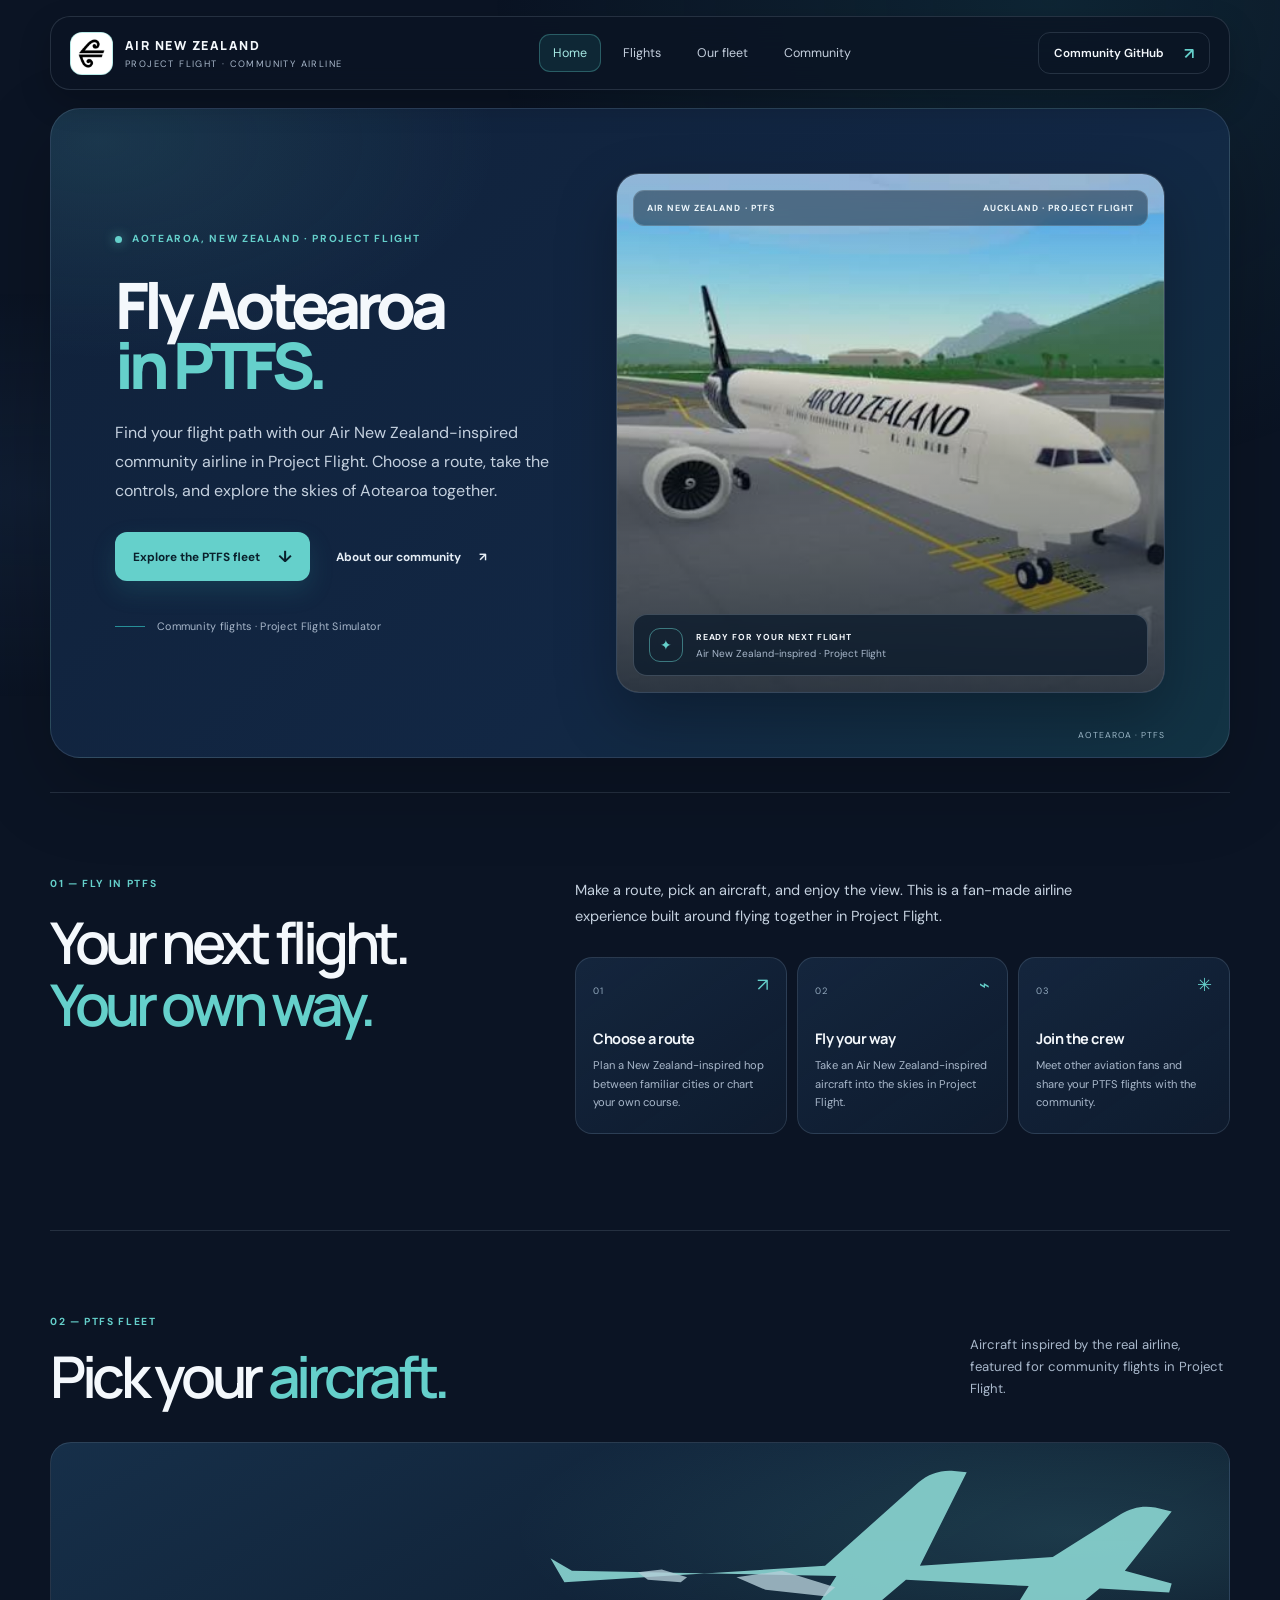
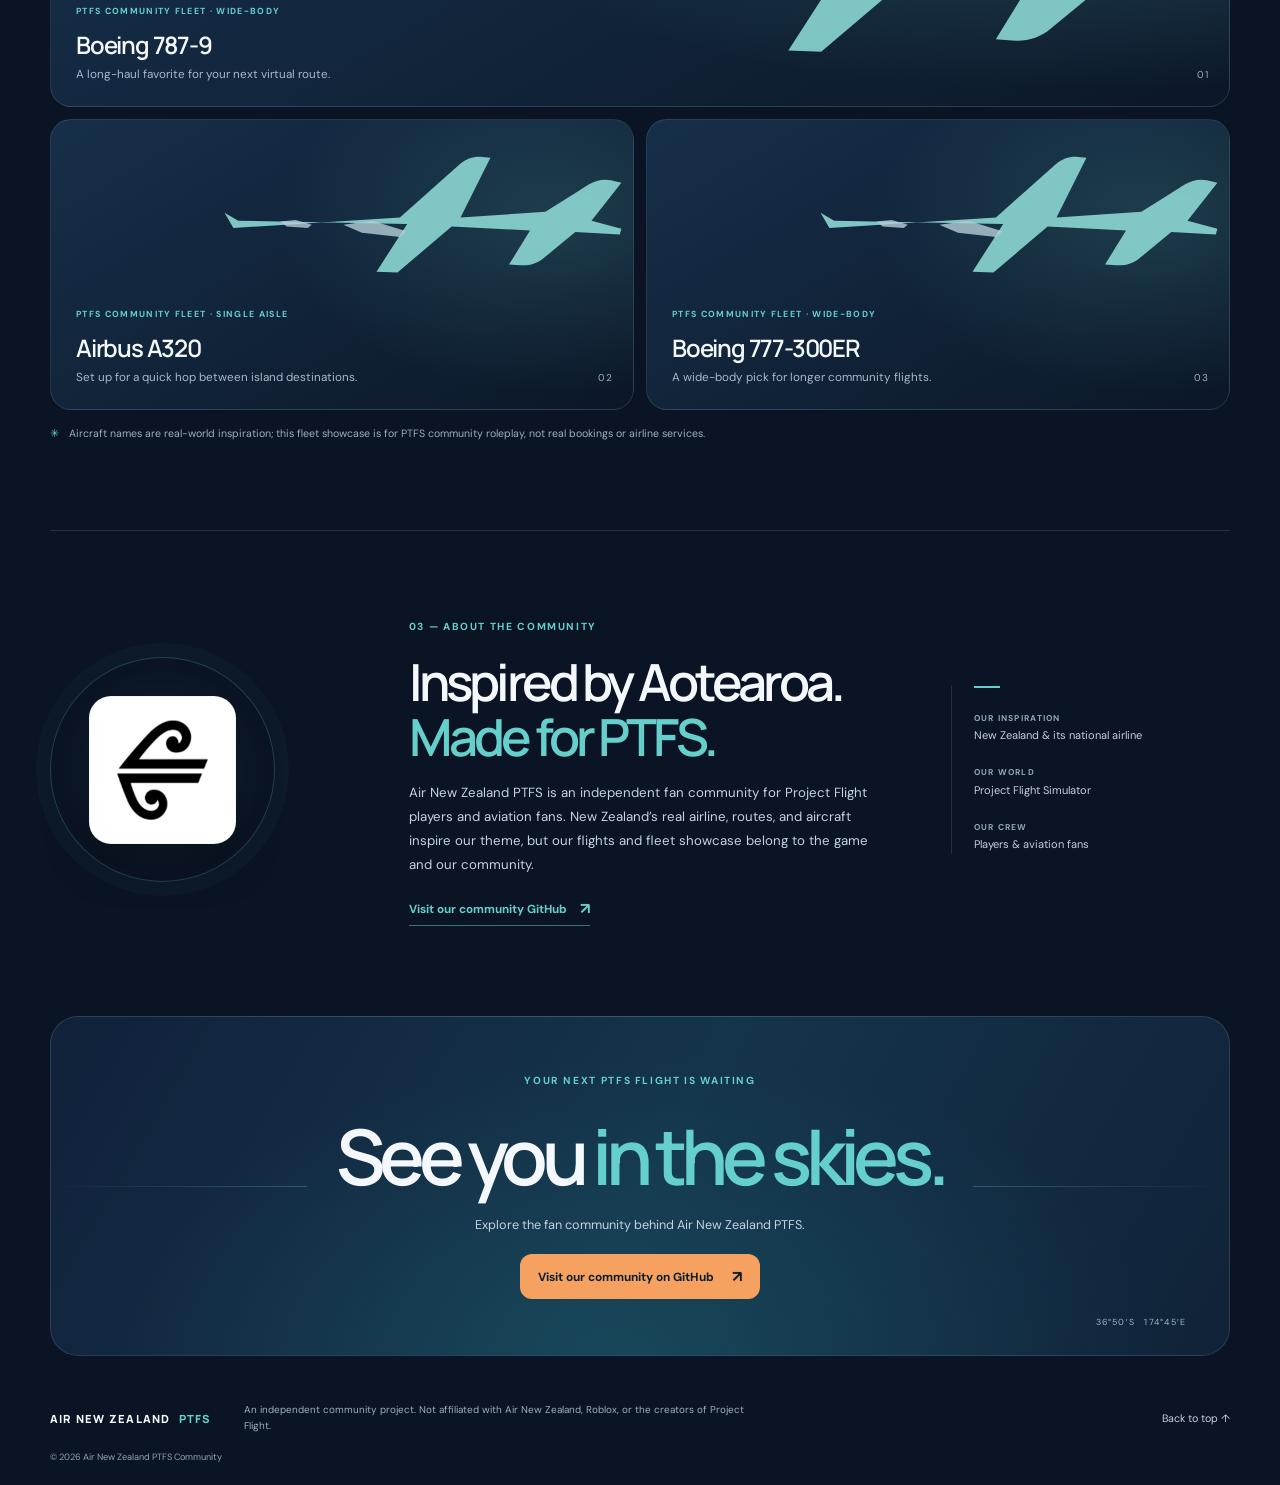
<file: index.html>
<!doctype html>
<html lang="en">
  <head>
    <meta charset="UTF-8" />
    <meta name="viewport" content="width=device-width, initial-scale=1" />
    <meta name="theme-color" content="#0b1424" />
    <meta
      name="description"
      content="Fly New Zealand-inspired routes with Air New Zealand PTFS, an independent fan community in Project Flight."
    />
    <meta property="og:type" content="website" />
    <meta property="og:url" content="https://airnewzealandptfs.github.io/" />
    <meta property="og:title" content="Air New Zealand PTFS" />
    <meta
      property="og:description"
      content="An independent fan community bringing New Zealand-inspired flights to Project Flight."
    />
    <link rel="canonical" href="https://airnewzealandptfs.github.io/" />
    <link rel="icon" type="image/jpeg" href="koru-logo.jpeg" sizes="512x512" />
    <link rel="apple-touch-icon" href="koru-logo.jpeg" />
    <link rel="preconnect" href="https://fonts.googleapis.com" />
    <link rel="preconnect" href="https://fonts.gstatic.com" crossorigin />
    <link
      href="https://fonts.googleapis.com/css2?family=DM+Sans:wght@400;500;600;700&family=Manrope:wght@400;500;600;700;800&display=swap"
      rel="stylesheet"
    />
    <link rel="stylesheet" href="styles.css" />
    <title>Air New Zealand PTFS — Fly Aotearoa</title>
  </head>
  <body>
    <a class="skip-link" href="#main">Skip to content</a>
    <header class="site-header">
      <a class="brand" href="#home" aria-label="Air New Zealand PTFS home">
        <img class="brand-mark" src="koru-logo.jpeg" alt="" />
        <span class="brand-type">
          <strong>AIR NEW ZEALAND</strong>
          <small>PROJECT FLIGHT · COMMUNITY AIRLINE</small>
        </span>
      </a>

      <nav class="desktop-nav" aria-label="Main navigation">
        <a class="active" href="#home">Home</a>
        <a href="#experience">Flights</a>
        <a href="#fleet">Our fleet</a>
        <a href="#about">Community</a>
      </nav>

      <a class="header-cta" href="https://github.com/airnewzealandptfs" target="_blank" rel="noreferrer">
        <span>Community GitHub</span>
        <span aria-hidden="true">↗</span>
      </a>

      <details class="mobile-nav">
        <summary aria-label="Open navigation menu"><span></span><span></span></summary>
        <nav aria-label="Mobile navigation">
          <a href="#home">Home</a>
          <a href="#experience">Flights</a>
          <a href="#fleet">Our fleet</a>
          <a href="#about">Community</a>
          <a href="https://github.com/airnewzealandptfs" target="_blank" rel="noreferrer">Community GitHub ↗</a>
        </nav>
      </details>
    </header>

    <main id="main">
      <section class="hero" id="home" aria-labelledby="hero-title">
        <div class="hero-copy">
          <div class="eyebrow"><span class="status-dot"></span> Aotearoa, New Zealand · Project Flight</div>
          <h1 id="hero-title">Fly Aotearoa<br /><em>in PTFS.</em></h1>
          <p>
            Find your flight path with our Air New Zealand-inspired community
            airline in Project Flight. Choose a route, take the controls, and
            explore the skies of Aotearoa together.
          </p>
          <div class="hero-actions">
            <a class="button button-primary" href="#fleet">Explore the PTFS fleet <span aria-hidden="true">↓</span></a>
            <a class="button button-quiet" href="https://github.com/airnewzealandptfs" target="_blank" rel="noreferrer">
              About our community <span aria-hidden="true">↗</span>
            </a>
          </div>
          <div class="hero-footnote">
            <span class="footnote-rule"></span>
            <span>Community flights · Project Flight Simulator</span>
          </div>
        </div>

        <div class="hero-art">
          <img
            class="hero-photo"
            src="ptfs-air-new-zealand.jpg"
            alt="Air New Zealand-inspired passenger aircraft parked at an airport in Project Flight Simulator"
          />
          <div class="art-topline">
            <span>AIR NEW ZEALAND · PTFS</span>
            <span>AUCKLAND · PROJECT FLIGHT</span>
          </div>
          <div class="art-caption">
            <span class="caption-icon" aria-hidden="true">✦</span>
            <span><strong>READY FOR YOUR NEXT FLIGHT</strong><small>Air New Zealand-inspired · Project Flight</small></span>
          </div>
        </div>
        <div class="hero-index" aria-hidden="true">AOTEAROA · PTFS</div>
      </section>

      <section class="experience section-pad" id="experience" aria-labelledby="experience-title">
        <div class="section-intro">
          <span class="eyebrow">01 — FLY IN PTFS</span>
          <h2 id="experience-title">Your next flight.<br /><em>Your own way.</em></h2>
        </div>
        <div class="experience-content">
          <p class="section-lead">
            Make a route, pick an aircraft, and enjoy the view. This is a fan-made
            airline experience built around flying together in Project Flight.
          </p>
          <div class="experience-grid">
            <article class="experience-card">
              <span class="card-number">01</span>
              <span class="card-icon" aria-hidden="true">↗</span>
              <h3>Choose a route</h3>
              <p>Plan a New Zealand-inspired hop between familiar cities or chart your own course.</p>
            </article>
            <article class="experience-card">
              <span class="card-number">02</span>
              <span class="card-icon" aria-hidden="true">⌁</span>
              <h3>Fly your way</h3>
              <p>Take an Air New Zealand-inspired aircraft into the skies in Project Flight.</p>
            </article>
            <article class="experience-card">
              <span class="card-number">03</span>
              <span class="card-icon" aria-hidden="true">✳</span>
              <h3>Join the crew</h3>
              <p>Meet other aviation fans and share your PTFS flights with the community.</p>
            </article>
          </div>
        </div>
      </section>

      <section class="fleet-section section-pad" id="fleet" aria-labelledby="fleet-title">
        <div class="fleet-heading">
          <div>
            <span class="eyebrow">02 — PTFS FLEET</span>
            <h2 id="fleet-title">Pick your <em>aircraft.</em></h2>
          </div>
          <p>Aircraft inspired by the real airline, featured for community flights in Project Flight.</p>
        </div>
        <div class="fleet-grid">
          <article class="fleet-card fleet-card-wide">
            <div class="aircraft-art" aria-hidden="true">
              <svg viewBox="0 0 540 190" fill="none">
                <path d="M24 99 230 86l74-66c8-7 18-10 28-9l10 1-37 74 105-7 54-34c8-5 18-7 27-5l13 3-37 47 37 10-2 7-55-3-39 32c-8 7-19 10-30 9l-13-1 26-42-97-5-67 57-26-1 38-59-209-4-17-10Z" fill="currentColor" />
                <path d="m160 95 36-5 42 13-8 7-47-5-23-10Z" fill="#cbe5ee" opacity=".8" />
                <path d="m82 91 19-2 20 6-5 4-26-2-8-6Z" fill="#cbe5ee" opacity=".8" />
              </svg>
            </div>
            <div class="fleet-card-info">
              <span class="fleet-type">PTFS COMMUNITY FLEET · WIDE-BODY</span>
              <h3>Boeing 787-9</h3>
              <p>A long-haul favorite for your next virtual route.</p>
            </div>
            <span class="fleet-card-index">01</span>
          </article>
          <article class="fleet-card">
            <div class="aircraft-art aircraft-art-small" aria-hidden="true">
              <svg viewBox="0 0 540 190" fill="none">
                <path d="M24 99 230 86l74-66c8-7 18-10 28-9l10 1-37 74 105-7 54-34c8-5 18-7 27-5l13 3-37 47 37 10-2 7-55-3-39 32c-8 7-19 10-30 9l-13-1 26-42-97-5-67 57-26-1 38-59-209-4-17-10Z" fill="currentColor" />
                <path d="m160 95 36-5 42 13-8 7-47-5-23-10Z" fill="#cbe5ee" opacity=".8" />
                <path d="m82 91 19-2 20 6-5 4-26-2-8-6Z" fill="#cbe5ee" opacity=".8" />
              </svg>
            </div>
            <div class="fleet-card-info">
              <span class="fleet-type">PTFS COMMUNITY FLEET · SINGLE AISLE</span>
              <h3>Airbus A320</h3>
              <p>Set up for a quick hop between island destinations.</p>
            </div>
            <span class="fleet-card-index">02</span>
          </article>
          <article class="fleet-card">
            <div class="aircraft-art aircraft-art-small" aria-hidden="true">
              <svg viewBox="0 0 540 190" fill="none">
                <path d="M24 99 230 86l74-66c8-7 18-10 28-9l10 1-37 74 105-7 54-34c8-5 18-7 27-5l13 3-37 47 37 10-2 7-55-3-39 32c-8 7-19 10-30 9l-13-1 26-42-97-5-67 57-26-1 38-59-209-4-17-10Z" fill="currentColor" />
                <path d="m160 95 36-5 42 13-8 7-47-5-23-10Z" fill="#cbe5ee" opacity=".8" />
                <path d="m82 91 19-2 20 6-5 4-26-2-8-6Z" fill="#cbe5ee" opacity=".8" />
              </svg>
            </div>
            <div class="fleet-card-info">
              <span class="fleet-type">PTFS COMMUNITY FLEET · WIDE-BODY</span>
              <h3>Boeing 777-300ER</h3>
              <p>A wide-body pick for longer community flights.</p>
            </div>
            <span class="fleet-card-index">03</span>
          </article>
        </div>
        <p class="fleet-note"><span aria-hidden="true">✳</span> Aircraft names are real-world inspiration; this fleet showcase is for PTFS community roleplay, not real bookings or airline services.</p>
      </section>

      <section class="about-section section-pad" id="about" aria-labelledby="about-title">
        <div class="about-mark" aria-hidden="true">
          <img class="about-logo" src="koru-logo.jpeg" alt="" />
        </div>
        <div class="about-copy">
          <span class="eyebrow">03 — ABOUT THE COMMUNITY</span>
          <h2 id="about-title">Inspired by Aotearoa.<br /><em>Made for PTFS.</em></h2>
          <p>
            Air New Zealand PTFS is an independent fan community for Project
            Flight players and aviation fans. New Zealand’s real airline, routes,
            and aircraft inspire our theme, but our flights and fleet showcase
            belong to the game and our community.
          </p>
          <a class="text-link" href="https://github.com/airnewzealandptfs" target="_blank" rel="noreferrer">
            Visit our community GitHub <span aria-hidden="true">↗</span>
          </a>
        </div>
        <div class="about-aside">
          <span class="aside-rule"></span>
          <p><strong>OUR INSPIRATION</strong><br />New Zealand &amp; its national airline</p>
          <p><strong>OUR WORLD</strong><br />Project Flight Simulator</p>
          <p><strong>OUR CREW</strong><br />Players &amp; aviation fans</p>
        </div>
      </section>

      <section class="final-callout" aria-label="Join the journey">
        <span class="eyebrow">YOUR NEXT PTFS FLIGHT IS WAITING</span>
        <h2>See you <em>in the skies.</em></h2>
        <p>Explore the fan community behind Air New Zealand PTFS.</p>
        <a class="button button-light" href="https://github.com/airnewzealandptfs" target="_blank" rel="noreferrer">
          Visit our community on GitHub <span aria-hidden="true">↗</span>
        </a>
        <span class="callout-coordinate" aria-hidden="true">36°50′S &nbsp; 174°45′E</span>
      </section>
    </main>

    <footer class="site-footer">
      <a class="footer-brand" href="#home">AIR NEW ZEALAND <span>PTFS</span></a>
      <p>An independent community project. Not affiliated with Air New Zealand, Roblox, or the creators of Project Flight.</p>
      <a class="back-to-top" href="#home">Back to top ↑</a>
      <small>© 2026 Air New Zealand PTFS Community</small>
    </footer>
  </body>
</html>
</file>
<file: styles.css>
:root {
  color-scheme: dark;
  --night: #0b1424;
  --night-soft: #101e32;
  --panel: #14243a;
  --text: #f4f8fc;
  --muted: #a9b8cb;
  --koru: #65d0cb;
  --koru-dark: #278f98;
  --signal: #f6a15f;
  --line: rgba(197, 216, 236, .14);
  --display: "Manrope", sans-serif;
  --body: "DM Sans", sans-serif;
}

* { box-sizing: border-box; }
html { scroll-behavior: smooth; scroll-padding-top: 90px; }
body {
  margin: 0;
  color: var(--text);
  background: var(--night);
  font-family: var(--body);
  -webkit-font-smoothing: antialiased;
}
body::before {
  position: fixed;
  z-index: -1;
  inset: 0;
  background:
    radial-gradient(ellipse at 82% 0%, rgba(37, 143, 152, .14), transparent 35rem),
    radial-gradient(ellipse at 3% 55%, rgba(49, 91, 145, .14), transparent 32rem);
  content: "";
  pointer-events: none;
}
a { color: inherit; text-decoration: none; }
button, a { -webkit-tap-highlight-color: transparent; }
a:focus-visible, summary:focus-visible { outline: 2px solid var(--koru); outline-offset: 5px; }
::selection { color: var(--night); background: var(--koru); }

.skip-link {
  position: fixed;
  z-index: 20;
  top: 12px;
  left: 12px;
  padding: 10px 14px;
  transform: translateY(-160%);
  border-radius: 6px;
  color: var(--night);
  background: var(--koru);
  font-size: .85rem;
  font-weight: 700;
}
.skip-link:focus { transform: translateY(0); }
.site-header {
  position: sticky;
  top: 12px;
  z-index: 5;
  display: flex;
  width: min(1180px, calc(100% - 52px));
  height: 74px;
  align-items: center;
  justify-content: space-between;
  margin: 16px auto 18px;
  padding: 0 19px;
  border: 1px solid var(--line);
  border-radius: 20px;
  background: rgba(11, 20, 36, .86);
  box-shadow: 0 12px 32px rgba(0, 0, 0, .2);
  backdrop-filter: blur(18px);
}
.brand { display: flex; align-items: center; gap: 12px; }
.brand-mark { display: block; width: 43px; height: 43px; flex: 0 0 auto; border: 1px solid rgba(101, 208, 203, .45); border-radius: 12px; background: #fff; object-fit: cover; }
.brand-type { display: grid; gap: 4px; }
.brand-type strong { font-family: var(--display); font-size: .78rem; font-weight: 800; letter-spacing: .12em; }
.brand-type small { color: var(--muted); font-size: .58rem; letter-spacing: .15em; }
.desktop-nav { display: flex; align-items: center; gap: 8px; margin-left: 24px; }
.desktop-nav a, .mobile-nav nav a { color: #c4cfdd; font-size: .78rem; transition: color .2s ease; }
.desktop-nav a:hover, .mobile-nav nav a:hover { color: var(--koru); }
.desktop-nav a { padding: 10px 13px; border: 1px solid transparent; border-radius: 11px; }
.desktop-nav a.active { border-color: rgba(101, 208, 203, .32); color: #a5e8e3; background: rgba(39, 143, 152, .16); }
.header-cta {
  display: inline-flex;
  min-height: 42px;
  align-items: center;
  gap: 20px;
  padding: 0 15px;
  border: 1px solid var(--line);
  border-radius: 12px;
  color: var(--text);
  font-size: .73rem;
  font-weight: 600;
  transition: border-color .2s ease, color .2s ease;
}
.header-cta:hover { border-color: var(--koru); color: var(--koru); }
.header-cta span:last-child { color: var(--koru); font-size: 1rem; }
.mobile-nav { display: none; }

.hero {
  position: relative;
  display: grid;
  grid-template-columns: minmax(0, .9fr) minmax(0, 1.1fr);
  gap: clamp(28px, 4vw, 58px);
  width: min(1180px, calc(100% - 52px));
  min-height: min(650px, calc(100vh - 126px));
  align-items: center;
  margin: 0 auto 34px;
  padding: clamp(30px, 5vw, 64px);
  overflow: hidden;
  border: 1px solid var(--line);
  border-radius: 30px;
  background:
    radial-gradient(ellipse at 4% 5%, rgba(101, 208, 203, .12), transparent 25rem),
    linear-gradient(135deg, #10213a, #122744 60%, #123343);
  box-shadow: 0 28px 80px rgba(0, 0, 0, .22);
}
.hero-copy { position: relative; z-index: 2; width: 100%; padding-bottom: 6px; }
.eyebrow {
  display: inline-flex;
  align-items: center;
  gap: 10px;
  color: var(--koru);
  font-size: .64rem;
  font-weight: 700;
  letter-spacing: .16em;
  line-height: 1.5;
  text-transform: uppercase;
}
.status-dot { width: 7px; height: 7px; border-radius: 50%; background: var(--koru); box-shadow: 0 0 12px rgba(101, 208, 203, .7); }
h1, h2, h3, p { margin-top: 0; }
h1, h2, h3 { font-family: var(--display); }
h1 {
  margin: 27px 0 24px;
  font-size: clamp(3.2rem, 5vw, 4.7rem);
  font-weight: 800;
  letter-spacing: -.08em;
  line-height: .94;
}
h1 em, h2 em { color: var(--koru); font-style: normal; }
.hero-copy > p { max-width: 520px; margin-bottom: 27px; color: #c5d1df; font-size: 1rem; line-height: 1.8; }
.hero-actions { display: flex; flex-wrap: wrap; align-items: center; gap: 12px 20px; }
.button {
  display: inline-flex;
  min-height: 49px;
  align-items: center;
  justify-content: center;
  gap: 18px;
  padding: 0 17px;
  border: 1px solid transparent;
  border-radius: 12px;
  font-size: .74rem;
  font-weight: 700;
  transition: background .2s ease, border-color .2s ease, color .2s ease, transform .2s ease;
}
.button:hover { transform: translateY(-2px); }
.button-primary { color: #09202c; background: var(--koru); box-shadow: 0 10px 24px rgba(39, 143, 152, .2); }
.button-primary:hover { background: #8be0da; }
.button-primary span, .button-light span { font-size: 1rem; }
.button-quiet { padding-inline: 5px; color: #e5edf5; }
.button-quiet:hover { color: var(--koru); }
.hero-footnote { display: flex; align-items: center; gap: 12px; margin-top: 38px; color: var(--muted); font-size: .67rem; letter-spacing: .025em; }
.footnote-rule { width: 30px; height: 1px; background: var(--koru-dark); }
.hero-art {
  position: relative;
  z-index: 1;
  display: block;
  min-height: 390px;
  height: 100%;
  overflow: hidden;
  border: 1px solid rgba(207, 228, 245, .18);
  border-radius: 23px;
  background: #14243a;
  box-shadow: 0 24px 60px rgba(0, 0, 0, .26);
}
.hero-photo { position: absolute; inset: 0; width: 100%; height: 100%; object-fit: cover; object-position: center 57%; }
.hero-art::before { position: absolute; z-index: 1; inset: 0; background: linear-gradient(180deg, rgba(8,20,37,.06) 35%, rgba(8,20,37,.74) 100%); content: ""; pointer-events: none; }
.hero-art::after { position: absolute; inset: 0; border: 1px solid rgba(255,255,255,.06); border-radius: inherit; content: ""; pointer-events: none; }
.art-topline { position: absolute; z-index: 2; top: 16px; right: 16px; left: 16px; display: flex; justify-content: space-between; gap: 12px; padding: 11px 13px; border: 1px solid rgba(225, 238, 249, .18); border-radius: 11px; color: #eef7fc; background: rgba(10, 25, 43, .48); font-size: .55rem; font-weight: 700; letter-spacing: .12em; backdrop-filter: blur(10px); }
.art-caption { position: absolute; z-index: 2; right: 16px; bottom: 16px; left: 16px; display: flex; align-items: center; gap: 13px; margin: 0; padding: 13px 15px; border: 1px solid rgba(222, 237, 248, .2); border-radius: 14px; background: rgba(10, 25, 43, .76); backdrop-filter: blur(12px); }
.caption-icon { display: grid; width: 34px; height: 34px; flex: 0 0 auto; place-items: center; border: 1px solid rgba(101,208,203,.5); border-radius: 11px; color: var(--koru); font-size: .85rem; }
.art-caption span:last-child { display: grid; gap: 4px; }
.art-caption strong { font-size: .54rem; letter-spacing: .11em; }
.art-caption small { color: var(--muted); font-size: .63rem; }
.hero-index { position: absolute; right: clamp(30px, 5vw, 64px); bottom: 16px; z-index: 2; color: #9db8c8; font-size: .54rem; letter-spacing: .12em; }

.section-pad { width: min(1180px, calc(100% - 52px)); margin-inline: auto; }
.experience { display: grid; grid-template-columns: .82fr 1.18fr; gap: 70px; padding-top: 78px; padding-bottom: 96px; border-top: 1px solid var(--line); }
.section-intro h2, .fleet-heading h2, .about-copy h2 {
  margin: 19px 0 0;
  font-size: clamp(2.6rem, 4.5vw, 4.25rem);
  font-weight: 600;
  letter-spacing: -.075em;
  line-height: 1.08;
}
.section-lead { max-width: 520px; margin: 7px 0 27px; color: #c5d1df; font-size: .91rem; line-height: 1.8; }
.experience-grid { display: grid; grid-template-columns: repeat(3, 1fr); gap: 10px; }
.experience-card { position: relative; min-height: 177px; padding: 20px 17px 17px; border: 1px solid var(--line); border-radius: 17px; background: linear-gradient(145deg, rgba(22, 42, 67, .82), rgba(16, 30, 50, .72)); transition: border-color .2s ease, transform .2s ease, background .2s ease; }
.experience-card:hover { transform: translateY(-3px); border-color: rgba(101, 208, 203, .55); background: linear-gradient(145deg, rgba(28, 57, 78, .92), rgba(16, 30, 50, .82)); }
.card-number { color: #93a8bd; font-size: .58rem; letter-spacing: .12em; }
.card-icon { position: absolute; top: 15px; right: 17px; color: var(--koru); font-size: 1.15rem; }
.experience-card h3 { margin: 29px 0 8px; font-size: .91rem; font-weight: 700; letter-spacing: -.03em; }
.experience-card p { margin: 0; color: var(--muted); font-size: .7rem; line-height: 1.65; }

.fleet-section { padding-top: 78px; padding-bottom: 90px; border-top: 1px solid var(--line); }
.fleet-heading { display: flex; align-items: end; justify-content: space-between; gap: 24px; margin-bottom: 34px; }
.fleet-heading h2 { margin-top: 15px; }
.fleet-heading > p { max-width: 260px; margin: 0 0 7px; color: var(--muted); font-size: .82rem; line-height: 1.7; }
.fleet-grid { display: grid; grid-template-columns: repeat(2, 1fr); gap: 12px; }
.fleet-card { position: relative; min-height: 291px; overflow: hidden; border: 1px solid var(--line); border-radius: 21px; background: linear-gradient(150deg, rgba(24, 50, 77, .92), rgba(12, 24, 41, .96)); }
.fleet-card-wide { grid-column: span 2; min-height: 265px; }
.fleet-card::before { position: absolute; top: 0; right: 0; width: 65%; height: 100%; background: radial-gradient(ellipse at 80% 34%, rgba(101, 208, 203, .16), transparent 65%); content: ""; }
.aircraft-art { position: absolute; top: 14px; right: 1%; width: 58%; color: #8edbd7; opacity: .88; }
.aircraft-art svg { width: 100%; }
.aircraft-art-small { top: 28px; right: -3%; width: 75%; }
.fleet-card-info { position: absolute; bottom: 24px; left: 25px; z-index: 1; }
.fleet-type { color: var(--koru); font-size: .55rem; font-weight: 700; letter-spacing: .15em; }
.fleet-card-info h3 { margin: 9px 0 5px; font-size: 1.5rem; font-weight: 600; letter-spacing: -.05em; }
.fleet-card-info p { margin: 0; color: var(--muted); font-size: .73rem; }
.fleet-card-index { position: absolute; right: 20px; bottom: 25px; color: #9ab0c4; font-size: .62rem; letter-spacing: .12em; }
.fleet-note { margin: 17px 0 0; color: #9eafc0; font-size: .66rem; }
.fleet-note span { padding-right: 7px; color: var(--koru); }

.about-section { display: grid; grid-template-columns: .62fr 1fr .58fr; align-items: center; gap: 60px; padding-top: 83px; padding-bottom: 90px; border-top: 1px solid var(--line); }
.about-mark { position: relative; display: grid; width: min(100%, 225px); aspect-ratio: 1; place-items: center; border: 1px solid rgba(101, 208, 203, .25); border-radius: 50%; background: radial-gradient(circle, rgba(101, 208, 203, .12), transparent 68%); box-shadow: 0 0 0 14px rgba(101, 208, 203, .035); }
.about-logo { width: min(66%, 150px); aspect-ratio: 1; border: 1px solid rgba(207, 228, 245, .3); border-radius: 22px; background: #fff; box-shadow: 0 18px 45px rgba(0, 0, 0, .28); object-fit: cover; }
.about-copy h2 { margin-bottom: 17px; font-size: clamp(2.35rem, 4vw, 3.8rem); }
.about-copy > p { max-width: 495px; margin-bottom: 20px; color: #c5d1df; font-size: .83rem; line-height: 1.8; }
.text-link { display: inline-flex; align-items: center; gap: 13px; padding-bottom: 6px; border-bottom: 1px solid rgba(101,208,203,.5); color: var(--koru); font-size: .73rem; font-weight: 700; }
.text-link span { font-size: 1rem; }
.about-aside { padding-left: 22px; border-left: 1px solid var(--line); }
.aside-rule { display: block; width: 26px; height: 2px; margin-bottom: 20px; background: var(--koru); }
.about-aside p { margin: 0 0 17px; color: #c4cfdd; font-size: .69rem; line-height: 1.7; }
.about-aside p:last-child { margin-bottom: 0; }
.about-aside strong { color: #91a7bb; font-size: .53rem; letter-spacing: .15em; }

.final-callout { position: relative; display: flex; width: min(1180px, calc(100% - 52px)); min-height: 340px; flex-direction: column; align-items: center; justify-content: center; overflow: hidden; margin: 0 auto 24px; padding: 50px 24px; border: 1px solid var(--line); border-radius: 28px; background: radial-gradient(ellipse at 50% 100%, rgba(39, 143, 152, .22), transparent 62%), linear-gradient(120deg, #11213a, #14344a 50%, #102238); text-align: center; }
.final-callout::before, .final-callout::after { position: absolute; top: 50%; width: 20vw; height: 1px; background: linear-gradient(90deg, transparent, rgba(101,208,203,.3)); content: ""; }
.final-callout::before { left: 0; }
.final-callout::after { right: 0; transform: rotate(180deg); }
.final-callout h2 { margin: 15px 0 8px; font-size: clamp(3rem, 6vw, 5rem); font-weight: 600; letter-spacing: -.08em; }
.final-callout > p { margin-bottom: 21px; color: #c5d1df; font-size: .79rem; }
.button-light { min-height: 45px; color: #09202c; background: var(--signal); }
.button-light:hover { background: #ffc18e; }
.callout-coordinate { position: absolute; right: 43px; bottom: 27px; color: #9db8c8; font-size: .55rem; letter-spacing: .14em; }

.site-footer {
  display: grid;
  width: min(1180px, calc(100% - 52px));
  min-height: 105px;
  grid-template-columns: auto 1fr auto;
  align-items: center;
  gap: 15px 32px;
  margin: 0 auto;
  padding: 21px 0;
}
.footer-brand { font-family: var(--display); font-size: .7rem; font-weight: 800; letter-spacing: .11em; }
.footer-brand span { margin-left: 5px; color: var(--koru); }
.site-footer p { max-width: 515px; margin: 0; color: #9eafc0; font-size: .62rem; line-height: 1.6; }
.back-to-top { justify-self: end; color: #c4cfdd; font-size: .67rem; }
.back-to-top:hover { color: var(--koru); }
.site-footer small { grid-column: 1 / -1; color: #90a3b7; font-size: .57rem; }

@media (min-width: 1500px) {
  .hero { min-height: 720px; }
}
@media (max-width: 1050px) {
  .site-header, .hero, .section-pad, .site-footer { width: calc(100% - 52px); }
  .hero { min-height: 560px; grid-template-columns: minmax(0, .92fr) minmax(0, 1.08fr); gap: 30px; }
  .hero-copy { width: 100%; }
  .hero-art { min-height: 340px; }
  .desktop-nav { gap: 3px; margin-left: 8px; }
  .desktop-nav a { padding-inline: 9px; }
  .experience { grid-template-columns: 1fr; gap: 24px; }
  .about-section { grid-template-columns: .48fr 1fr; gap: 38px; }
  .about-mark { width: min(100%, 190px); }
  .about-aside { grid-column: 2; display: flex; flex-wrap: wrap; gap: 5px 22px; padding: 18px 0 0; border-top: 1px solid var(--line); border-left: 0; }
  .aside-rule { display: none; }
}
@media (max-width: 700px) {
  html { scroll-padding-top: 70px; }
  .site-header, .hero, .section-pad, .site-footer { width: calc(100% - 36px); }
  .site-header { height: 76px; margin-top: 9px; padding-inline: 14px; }
  .brand { gap: 9px; }
  .brand-mark { width: 37px; height: 37px; }
  .brand-type strong { font-size: .68rem; }
  .brand-type small { font-size: .49rem; }
  .desktop-nav, .site-header > .header-cta { display: none; }
  .mobile-nav { position: relative; display: block; }
  .mobile-nav summary { display: flex; width: 42px; height: 42px; flex-direction: column; align-items: center; justify-content: center; gap: 6px; border: 1px solid var(--line); cursor: pointer; list-style: none; }
  .mobile-nav summary::-webkit-details-marker { display: none; }
  .mobile-nav summary span { width: 17px; height: 1px; background: var(--text); }
  .mobile-nav[open] summary span:first-child { transform: translateY(3.5px) rotate(45deg); }
  .mobile-nav[open] summary span:last-child { transform: translateY(-3.5px) rotate(-45deg); }
  .mobile-nav nav { position: absolute; top: 51px; right: 0; display: grid; min-width: 210px; gap: 0; padding: 8px; border: 1px solid var(--line); border-radius: 14px; background: #14243a; box-shadow: 0 18px 35px rgba(0,0,0,.32); }
  .mobile-nav nav a { padding: 13px 12px; }
  .mobile-nav nav a + a { border-top: 1px solid rgba(197,216,236,.1); }
  .hero { min-height: 0; grid-template-columns: 1fr; gap: 25px; padding: 32px 23px 26px; border-radius: 24px; }
  .hero-copy { width: 100%; }
  h1 { margin: 22px 0 19px; font-size: clamp(3.2rem, 10.5vw, 4.5rem); }
  .hero-copy > p { max-width: 490px; font-size: .88rem; }
  .hero-footnote { margin-top: 30px; }
  .hero-art { inset: auto; height: clamp(240px, 62vw, 360px); min-height: 240px; border-radius: 19px; }
  .art-topline { top: 18px; right: 12px; flex-direction: column; align-items: flex-end; gap: 5px; font-size: .48rem; }
  .art-caption { right: 0; bottom: 17px; max-width: 100%; padding: 9px 10px; }
  .art-caption strong { font-size: .48rem; }
  .art-caption small { font-size: .59rem; }
  .hero-index { display: none; }
  .experience, .fleet-section, .about-section { padding-top: 67px; padding-bottom: 73px; }
  .experience { gap: 19px; }
  .section-intro h2, .fleet-heading h2 { font-size: clamp(2.45rem, 10vw, 3.6rem); }
  .experience-grid { grid-template-columns: 1fr; gap: 8px; }
  .experience-card { min-height: 135px; padding: 15px 17px; }
  .experience-card h3 { margin: 15px 0 5px; }
  .experience-card p { max-width: 340px; }
  .fleet-heading { display: block; margin-bottom: 25px; }
  .fleet-heading > p { max-width: 310px; margin-top: 12px; }
  .fleet-grid { grid-template-columns: 1fr; }
  .fleet-card, .fleet-card-wide { min-height: 235px; grid-column: auto; }
  .aircraft-art { top: 15px; right: -7%; width: 83%; }
  .aircraft-art-small { right: -10%; width: 95%; }
  .fleet-card-info { bottom: 20px; left: 19px; }
  .fleet-card-info h3 { font-size: 1.35rem; }
  .fleet-card-index { right: 16px; bottom: 21px; }
  .about-section { grid-template-columns: 1fr; gap: 24px; }
  .about-mark { width: 135px; }
  .about-logo { border-radius: 17px; }
  .about-copy h2 { font-size: clamp(2.55rem, 10vw, 3.7rem); }
  .about-aside { grid-column: 1; display: grid; grid-template-columns: 1fr 1fr; gap: 15px; }
  .about-aside p:last-child { grid-column: 1 / -1; }
  .final-callout { min-height: 320px; }
  .final-callout h2 { font-size: clamp(3rem, 11vw, 4.5rem); }
  .final-callout::before, .final-callout::after { width: 12vw; }
  .callout-coordinate { right: 18px; bottom: 17px; font-size: .48rem; }
  .site-footer { grid-template-columns: 1fr auto; gap: 10px 18px; padding: 23px 0; }
  .site-footer p { grid-column: 1 / -1; grid-row: 2; }
  .back-to-top { grid-column: 2; grid-row: 1; }
  .site-footer small { grid-row: 3; }
}
@media (max-width: 380px) {
  .site-header, .hero, .section-pad, .site-footer { width: calc(100% - 28px); }
  .brand-type strong { font-size: .62rem; letter-spacing: .08em; }
  .brand-type small { font-size: .45rem; letter-spacing: .12em; }
  .hero-actions { align-items: stretch; flex-direction: column; }
  .button-quiet { justify-content: flex-start; }
  .hero { min-height: 0; }
  h1 { font-size: 2.85rem; }
}
@media (prefers-reduced-motion: reduce) {
  *, *::before, *::after { scroll-behavior: auto !important; transition-duration: .01ms !important; }
}
</file>
